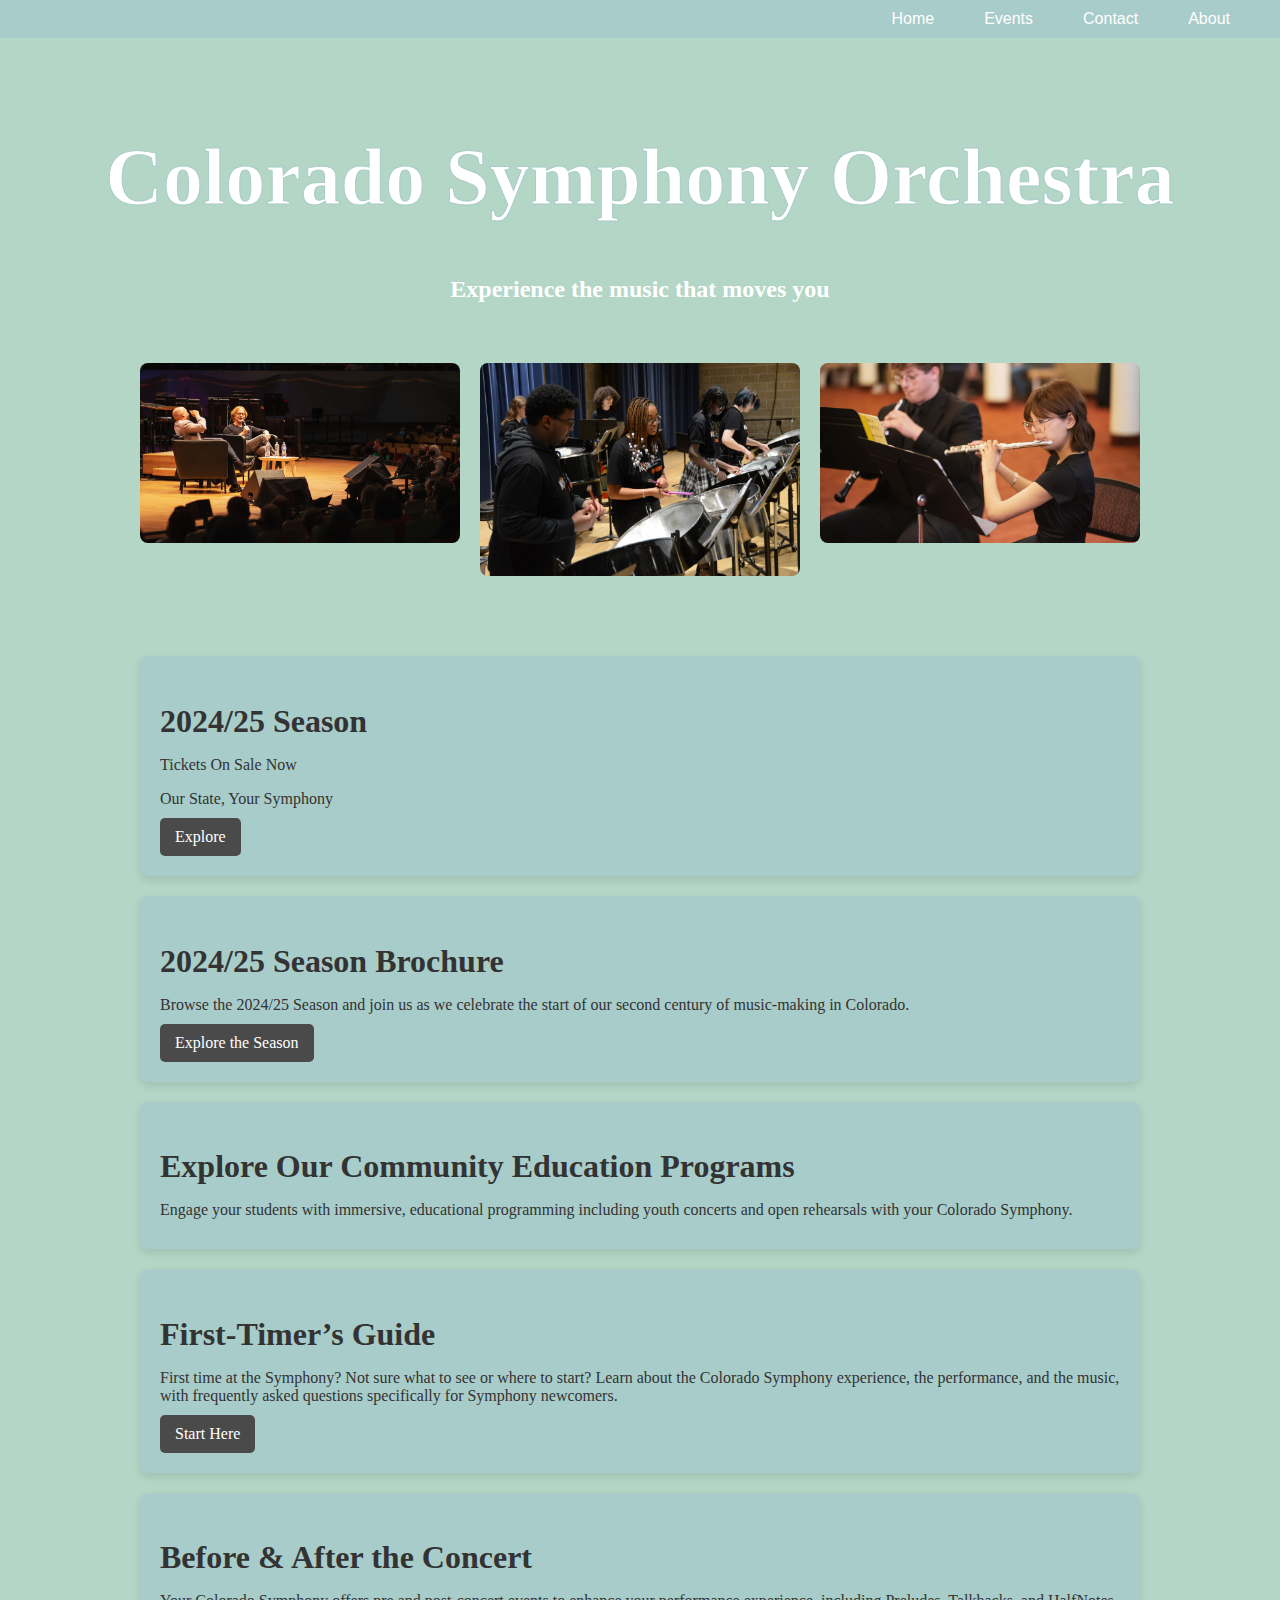
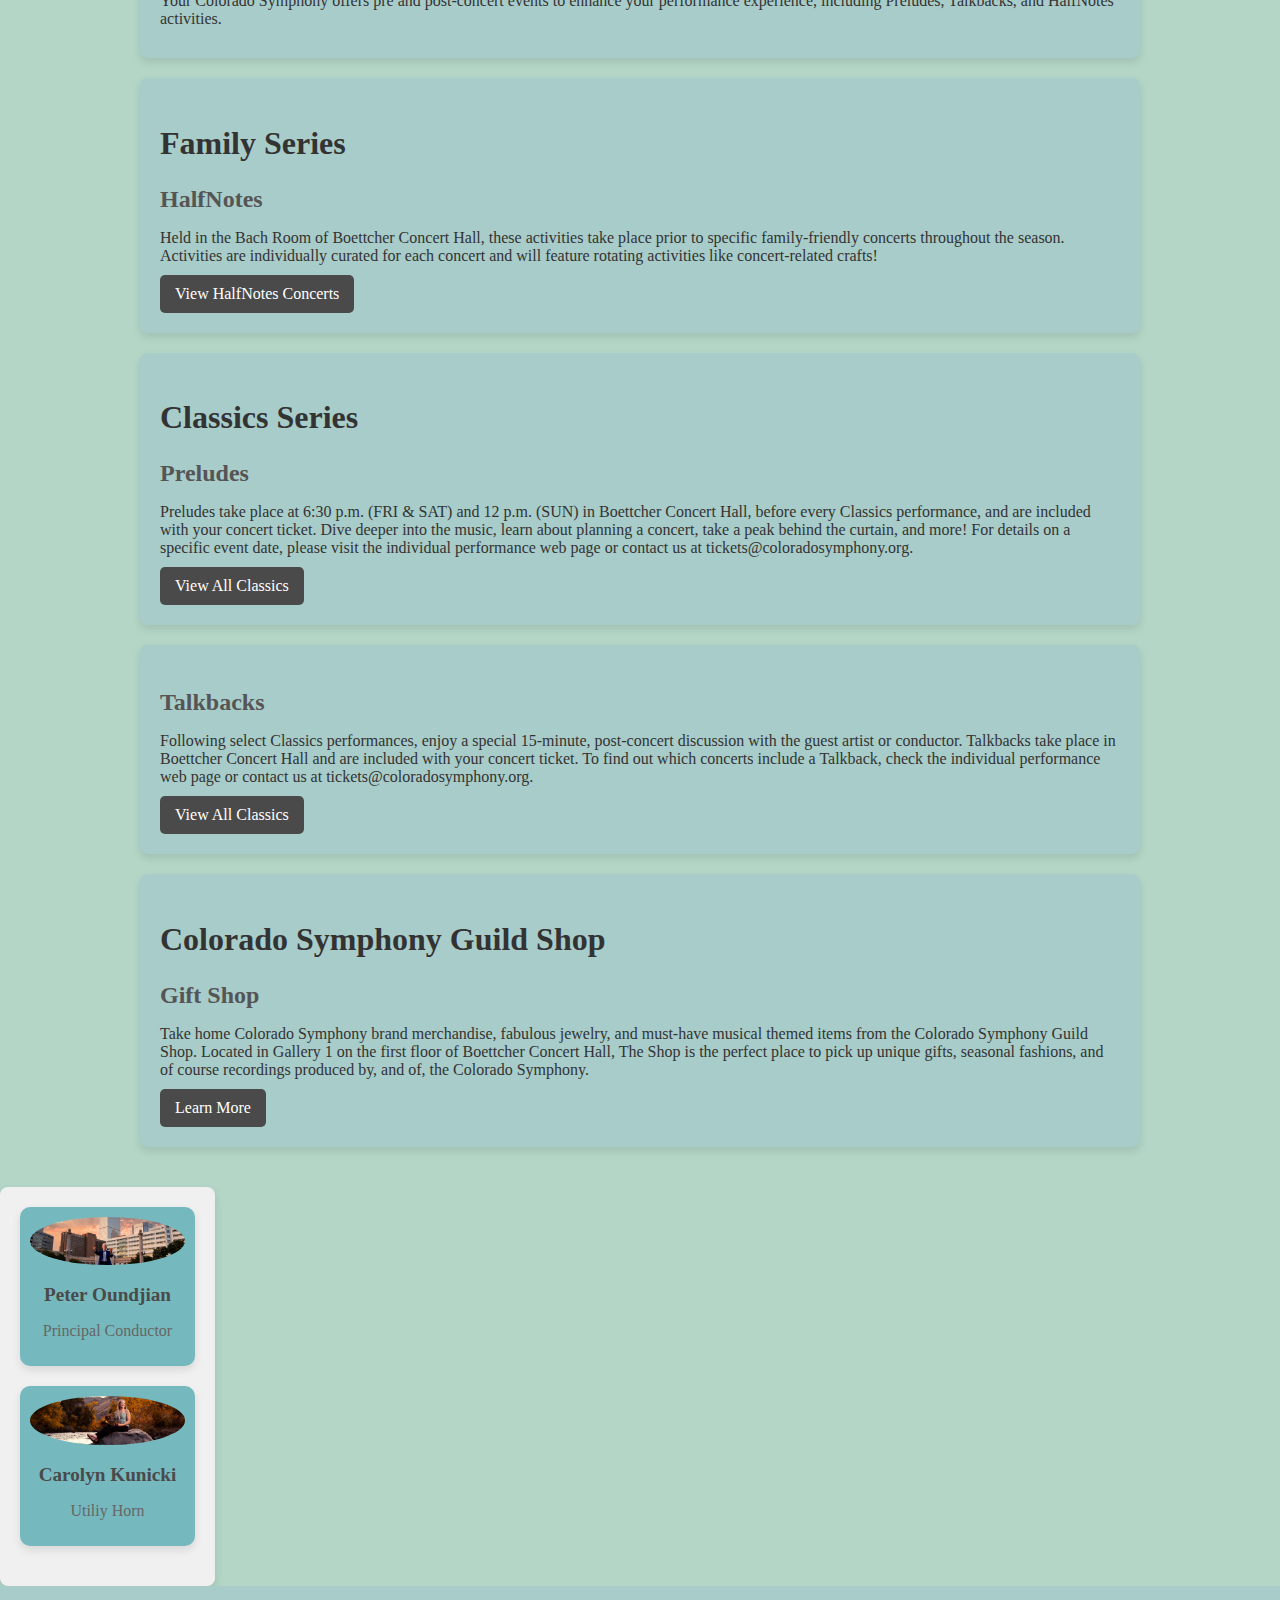
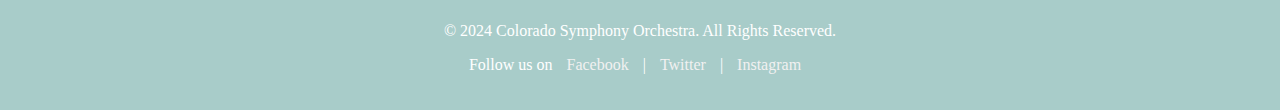
<file: index.html>
<!DOCTYPE html>
<html lang="en">
<head>
     <meta charset="utf-8">
     <title>Colorado Symphony</title>
        <!-- <link rel="stylesheet" href="wk8.css">  -->
     <link rel="stylesheet" href="css/index.css">

     <!-- cahnge font from google font -->
     <link rel="preconnect" href="https://fonts.googleapis.com">
    <link rel="preconnect" href="https://fonts.gstatic.com" crossorigin>
    <link href="https://fonts.googleapis.com/css2?family=Teko:wght@300..700&display=swap" rel="stylesheet">
     
</head>
     <!-- way to put media query in html file -->
     <!-- <link rel="stylesheet" href="wk8_2.css" media="screen and (mid-width:480px)"> -->
<body>

    <nav>
        <ul>
            <li><a href="index.html">Home</a></li>
            <li><a href="viewevents.html">Events</a></li>
            <li><a href="contact.html">Contact</a></li>
            <li><a href="about.html">About</a></li>
        </ul>
    </nav>
  
    
    <!-- <div class="title-container">
        <h1>Colorado Symphony Orchestra</h1>
    </div> -->

    <div class="content-container">
        <!-- Big Title -->
        <div class="title-container">
            <h1>Colorado Symphony Orchestra</h1>
            <h2>Experience the music that moves you</h2>
        </div>

        <!-- Images Grid -->
        <div class="images-container">
            <img src="images\Talkback-945x530-1.jpg" alt="Image 1">
            <img src="images\percussion.jpeg" alt="Image 2">
            <img src="images\Lobby-Performance-945x530-1.jpg" alt="Image 3">
        </div>
    </div>
    
    <div class="landing-content">
        <section class="season-highlights">
            <h2>2024/25 Season</h2>
            <p>Tickets On Sale Now</p>
            <p>Our State, Your Symphony</p>
            <a href="events.html" class="explore-link">Explore</a>
        </section>
    
        <section class="brochure">
            <h2>2024/25 Season Brochure</h2>
            <p>Browse the 2024/25 Season and join us as we celebrate the start of our second century of music-making in Colorado.</p>
            <a href="events.html" class="explore-link">Explore the Season</a>
        </section>
    
        <section class="community-education">
            <h2>Explore Our Community Education Programs</h2>
            <p>Engage your students with immersive, educational programming including youth concerts and open rehearsals with your Colorado Symphony.</p>
        </section>
    
        <section class="first-timers-guide">
            <h2>First-Timer’s Guide</h2>
            <p>First time at the Symphony? Not sure what to see or where to start? Learn about the Colorado Symphony experience, the performance, and the music, with frequently asked questions specifically for Symphony newcomers.</p>
            <a href="contact.html" class="explore-link">Start Here</a>
        </section>
    
        <section class="concert-experience">
            <h2>Before & After the Concert</h2>
            <p>Your Colorado Symphony offers pre and post-concert events to enhance your performance experience, including Preludes, Talkbacks, and HalfNotes activities.</p>
        </section>
    
        <section class="family-series">
            <h2>Family Series</h2>
            <h3>HalfNotes</h3>
            <p>Held in the Bach Room of Boettcher Concert Hall, these activities take place prior to specific family-friendly concerts throughout the season. Activities are individually curated for each concert and will feature rotating activities like concert-related crafts!</p>
            <a href="events.html" class="explore-link">View HalfNotes Concerts</a>
        </section>
    
        <section class="classics-series">
            <h2>Classics Series</h2>
            <h3>Preludes</h3>
            <p>Preludes take place at 6:30 p.m. (FRI & SAT) and 12 p.m. (SUN) in Boettcher Concert Hall, before every Classics performance, and are included with your concert ticket. Dive deeper into the music, learn about planning a concert, take a peak behind the curtain, and more! For details on a specific event date, please visit the individual performance web page or contact us at tickets@coloradosymphony.org.</p>
            <a href="events.html" class="explore-link">View All Classics</a>
        </section>
    
        <section class="talkbacks">
            <h3>Talkbacks</h3>
            <p>Following select Classics performances, enjoy a special 15-minute, post-concert discussion with the guest artist or conductor. Talkbacks take place in Boettcher Concert Hall and are included with your concert ticket. To find out which concerts include a Talkback, check the individual performance web page or contact us at tickets@coloradosymphony.org.</p>
            <a href="events.html" class="explore-link">View All Classics</a>
        </section>
    
        <section class="gift-shop">
            <h2>Colorado Symphony Guild Shop</h2>
            <h3>Gift Shop</h3>
            <p>Take home Colorado Symphony brand merchandise, fabulous jewelry, and must-have musical themed items from the Colorado Symphony Guild Shop. Located in Gallery 1 on the first floor of Boettcher Concert Hall, The Shop is the perfect place to pick up unique gifts, seasonal fashions, and of course recordings produced by, and of, the Colorado Symphony.</p>
            <a href="about.html" class="explore-link">Learn More</a>
        </section>
    </div>
    <div class="main-content">
        <!-- Sidebar with people profiles -->
        <aside class="sidebar">
            <div class="sidebar-content">
                <div class="person-box">
                <img src="images\principal conductor.jpg" alt="Person 1">
                <h3>Peter Oundjian</h3>
                <p>Principal Conductor</p>
                </div>
                <div class="person-box">
                    <img src="images\utility horn.jpg" alt="Person 2">
                    <h3>Carolyn Kunicki</h3>
                    <p>Utiliy Horn</p>
                </div>
                <!-- Add more people as needed -->
            </div>
        </aside>


    
    </section>
    <footer>
        <p>&copy; 2024 Colorado Symphony Orchestra. All Rights Reserved.</p>
        <p>Follow us on 
            <a href="#">Facebook</a> | 
            <a href="#">Twitter</a> | 
            <a href="#">Instagram</a>
        </p>
    </footer>

</body>
</html>
</file>
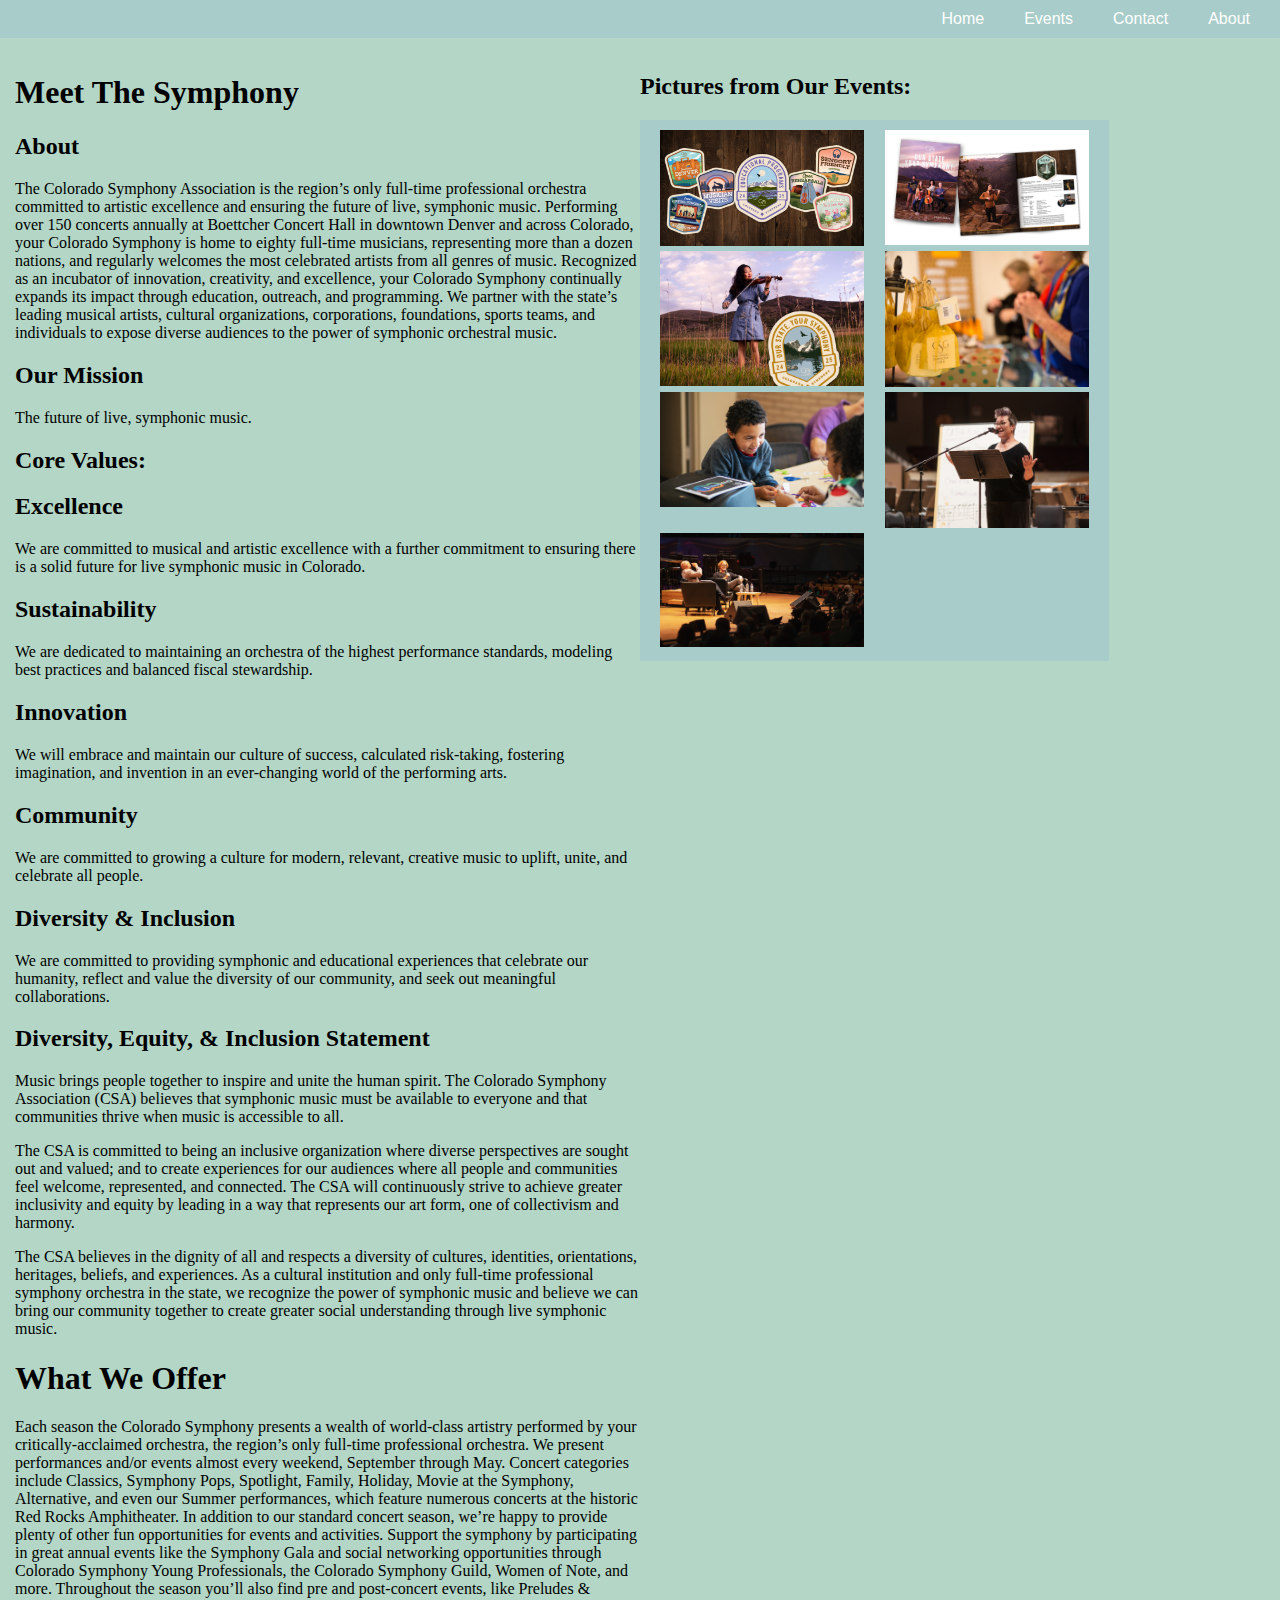
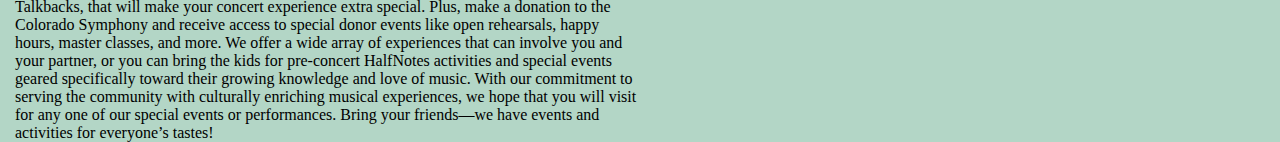
<file: about.html>
<!DOCTYPE html>
<html lang="en-US">
  <head>
    <meta charset="utf-8">
    <meta name="viewport" content="width=device-width, initial-scale=1">
    <title>Layout Task</title>
    <link href="css/about.css" rel="stylesheet" type="text/css">
    <link rel="stylesheet" href="css/index.css">
    <link rel="stylesheet" href="css/about.css">
  </head>


<body>
  <nav>
    <ul>
        <li><a href="index.html">Home</a></li>
        <li><a href="viewevents.html">Events</a></li>
        <li><a href="contact.html">Contact</a></li>
        <li><a href="about.html">About</a></li>
    </ul>
  </nav>
  
  <div class='some-page-wrapper'>
    <div class='row'>
      <div class='column'>
        
        <div class='right-column'>
          <h1>
            Meet The Symphony
          </h1>
          <h2>
            About
          </h2>
          <p>The Colorado Symphony Association is the region’s only full-time professional orchestra committed to artistic excellence and ensuring the future of live, symphonic music. Performing over 150 concerts annually at Boettcher Concert Hall in downtown Denver and across Colorado, your Colorado Symphony is home to eighty full-time musicians, representing more than a dozen nations, and regularly welcomes the most celebrated artists from all genres of music. Recognized as an incubator of innovation, creativity, and excellence, your Colorado Symphony continually expands its impact through education, outreach, and programming. We partner with the state’s leading musical artists, cultural organizations, corporations, foundations, sports teams, and individuals to expose diverse audiences to the power of symphonic orchestral music.</p>

          <h2>
            Our Mission
          </h2>
          <p>The future of live, symphonic music.</p>
          <h2> Core Values: </h2>
          <h2> Excellence</h2>
          <p>We are committed to musical and artistic excellence with a further commitment to ensuring there is a solid future for live symphonic music in Colorado.</p>
        
          <h2> Sustainability </h2>
          <p>We are dedicated to maintaining an orchestra of the highest performance standards, modeling best practices and balanced fiscal stewardship.</p>

          <h2> Innovation </h2>
          <p>We will embrace and maintain our culture of success, calculated risk-taking, fostering imagination, and invention in an ever-changing world of the performing arts.</p>

          <h2> Community </h2>
          <p>We are committed to growing a culture for modern, relevant, creative music to uplift, unite, and celebrate all people.</p>

          <h2> Diversity & Inclusion </h2>
          <p>We are committed to providing symphonic and educational experiences that celebrate our humanity, reflect and value the diversity of our community, and seek out meaningful collaborations.</p>

          <h2> Diversity, Equity, & Inclusion Statement</h2>
          <p>Music brings people together to inspire and unite the human spirit. The Colorado Symphony Association (CSA) believes that symphonic music must be available to everyone and that communities thrive when music is accessible to all.</p>
          <p>The CSA is committed to being an inclusive organization where diverse perspectives are sought out and valued; and to create experiences for our audiences where all people and communities feel welcome, represented, and connected. The CSA will continuously strive to achieve greater inclusivity and equity by leading in a way that represents our art form, one of collectivism and harmony.</p>
          <p>The CSA believes in the dignity of all and respects a diversity of cultures, identities, orientations, heritages, beliefs, and experiences. As a cultural institution and only full-time professional symphony orchestra in the state, we recognize the power of symphonic music and believe we can bring our community together to create greater social understanding through live symphonic music.</p>

          <h1> What We Offer </h1>
          <p>Each season the Colorado Symphony presents a wealth of world-class artistry performed by your critically-acclaimed orchestra, the region’s only full-time professional orchestra. We present performances and/or events almost every weekend, September through May. Concert categories include Classics, Symphony Pops, Spotlight,  Family, Holiday,  Movie at the Symphony, Alternative, and even our Summer performances, which feature numerous concerts at the historic Red Rocks Amphitheater.

            In addition to our standard concert season, we’re happy to provide plenty of other fun opportunities for events and activities. Support the symphony by participating in great annual events like the Symphony Gala and social networking opportunities through Colorado Symphony Young Professionals, the Colorado Symphony Guild, Women of Note, and more. Throughout the season you’ll also find pre and post-concert events, like Preludes & Talkbacks, that will make your concert experience extra special. Plus, make a donation to the Colorado Symphony and receive access to special donor events like open rehearsals, happy hours, master classes, and more.
            
            We offer a wide array of experiences that can involve you and your partner, or you can bring the kids for pre-concert HalfNotes activities and special events geared specifically toward their growing knowledge and love of music. With our commitment to serving the community with culturally enriching musical experiences, we hope that you will visit for any one of our special events or performances. Bring your friends—we have events and activities for everyone’s tastes!</p>

    
        </div>
      </div>
      <div class='column'>
        <div class='left-column'>
          <h2>
            Pictures from Our Events:
          </h2>
          <ul class="photos">
            <li>
              <img src="images/Educational-Programs-2024-700x400-1.jpg" alt="placeholder">
            </li>
            <li>
              <img src="images/FY25-Brochure-Layout-770x435.jpg" alt="placeholder">
            </li>
            <li>
              <img src="images/FY25-Yumi-Season-Patch-1160x768-1.jpg" alt="placeholder">
            </li>
            <li>
              <img src="images/Guild-Shop.jpg" alt="placeholder">
            </li>
            <li>
              <img src="images/Halfnotes-945x530-2.jpg" alt="placeholder">
            </li>
            <li>
              <img src="images/Prelude-900x600-2.jpg" alt="placeholder">
            </li>
            <li>
              <img src="images/Talkback-945x530-1.jpg" alt="placeholder">
            </li>
          </ul>
        </div>
      </div>
    </div>
  </div>

</body>

</html>
</file>
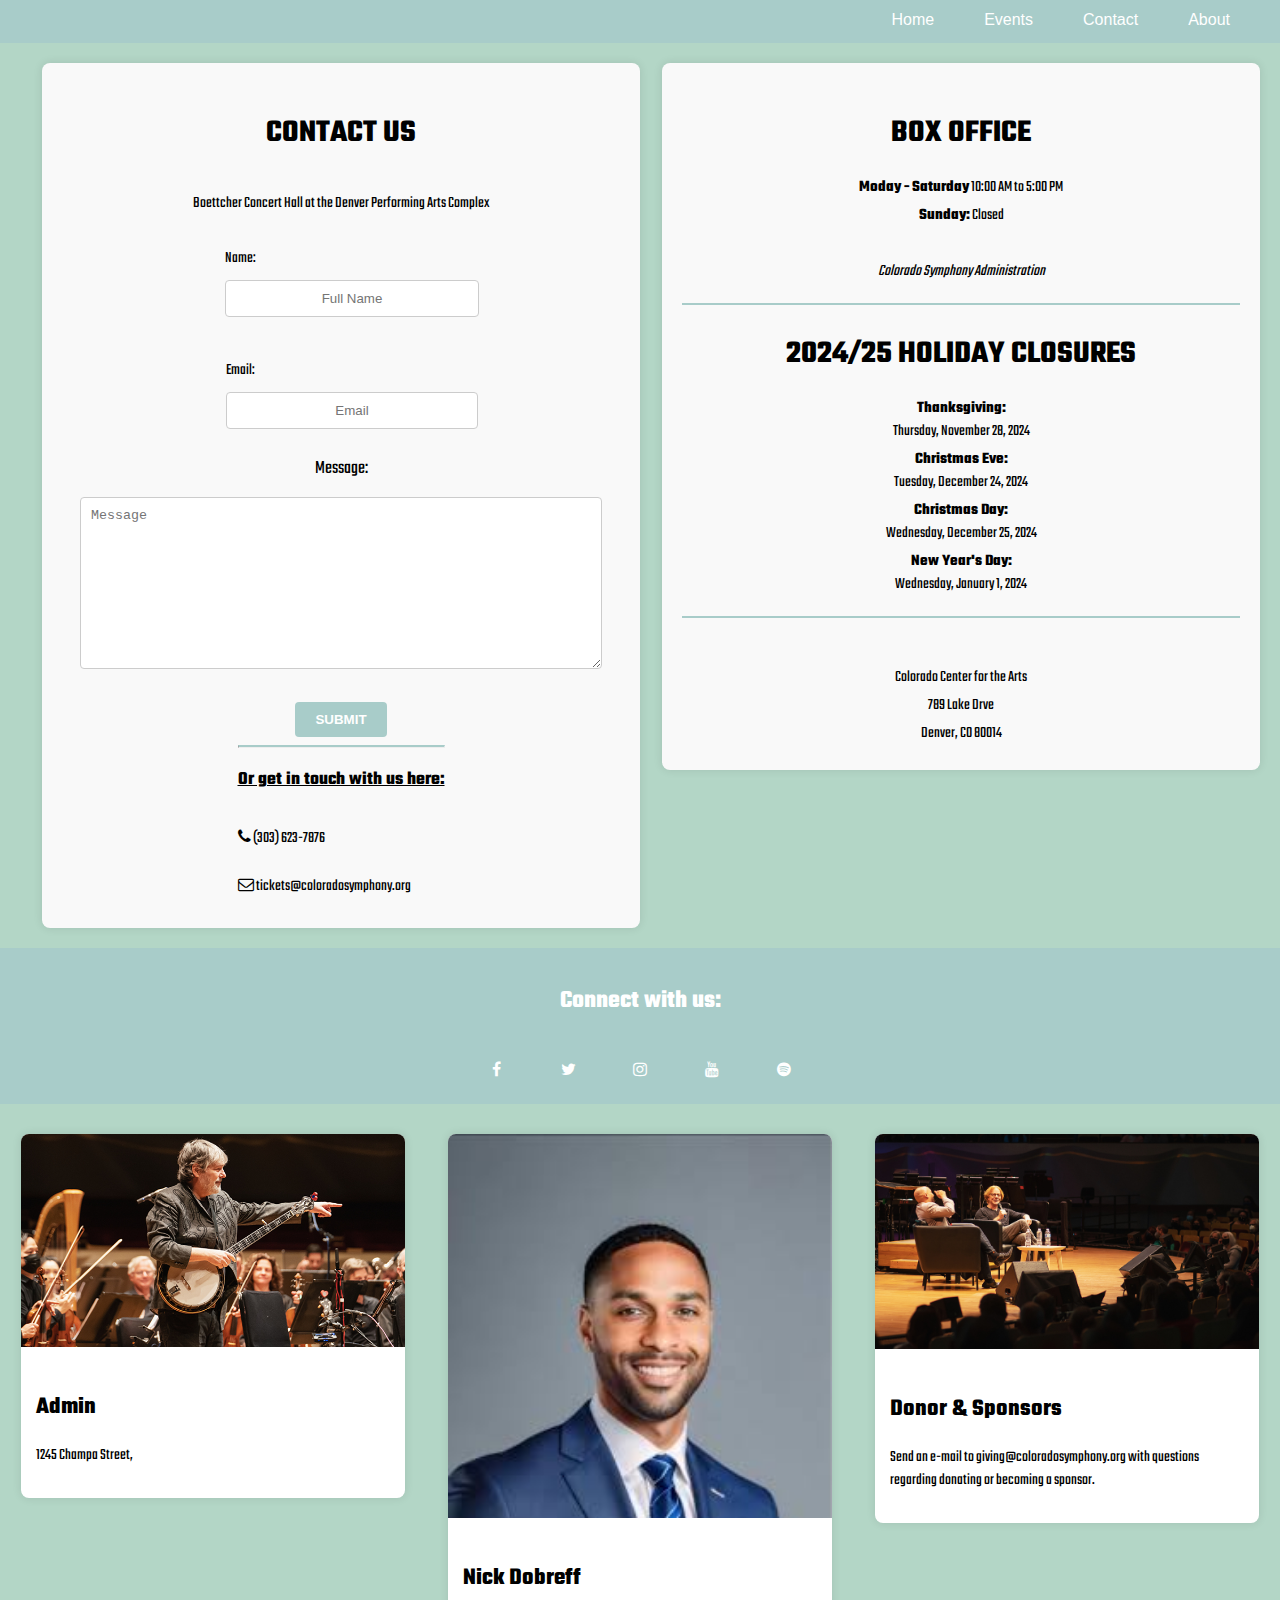
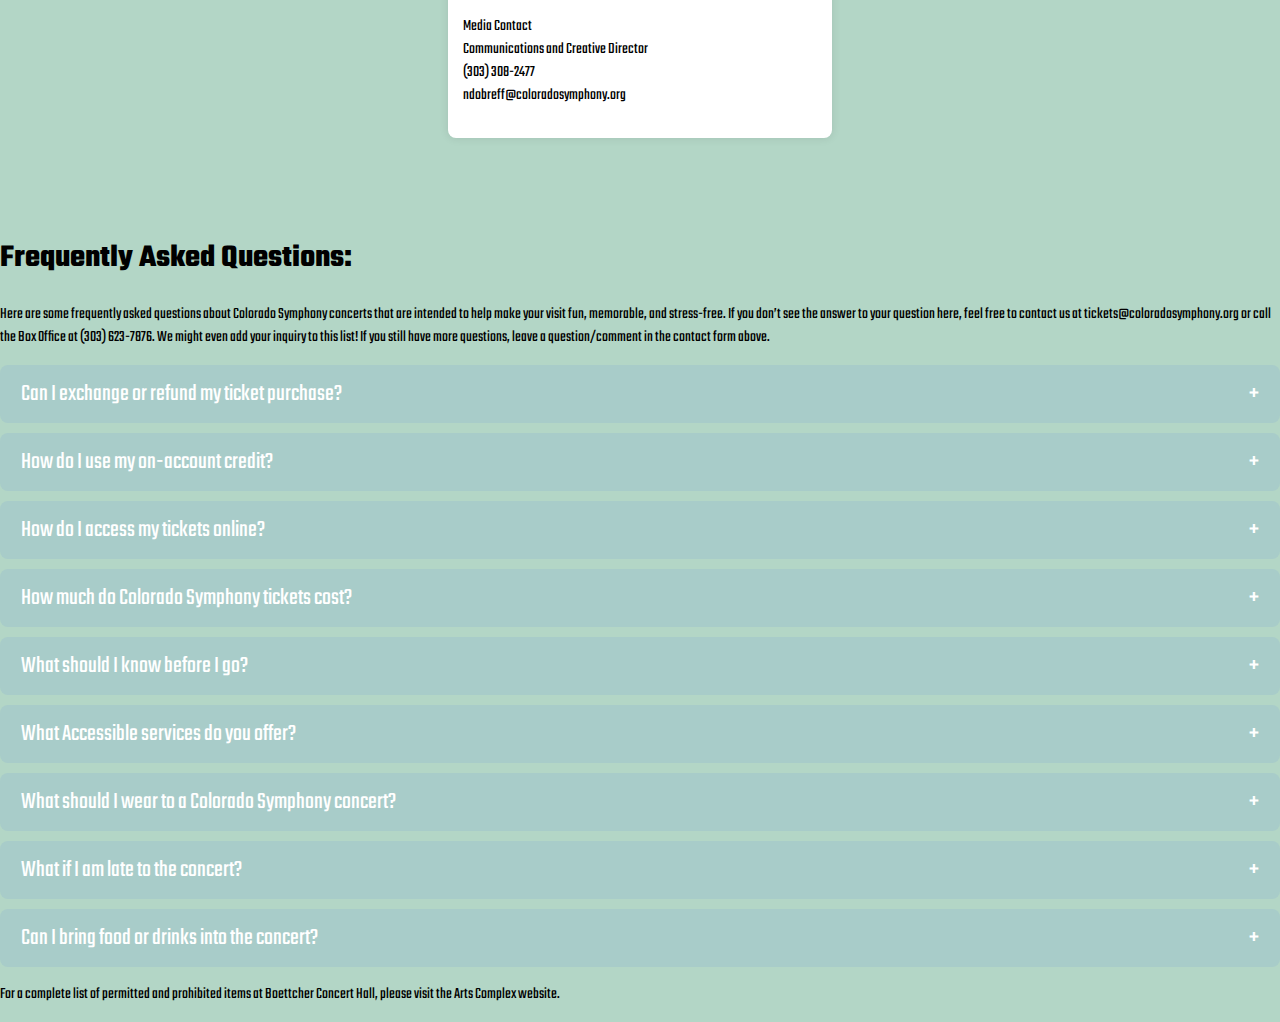
<file: contact.html>
<!DOCTYPE html>
<html lang="en">
<head>
     <meta charset="utf-8">
     <title>Contact Page</title>
        <!-- <link rel="stylesheet" href="wk8.css">  -->
     <link rel="stylesheet" href="css/index.css">
     <link rel="stylesheet" href="css/contact.css">

     <!-- cahnge font from google font -->
     <link rel="preconnect" href="https://fonts.googleapis.com">
     <link rel="preconnect" href="https://fonts.gstatic.com" crossorigin>
     <link href="https://fonts.googleapis.com/css2?family=Teko:wght@300..700&display=swap" rel="stylesheet"> 

    <meta name="viewport" content="width=device-width, initial-scale=1">
    <link rel="stylesheet" href="https://cdnjs.cloudflare.com/ajax/libs/font-awesome/4.7.0/css/font-awesome.min.css">

    <!-- social media icons -->
    <link rel="stylesheet" href="https://cdnjs.cloudflare.com/ajax/libs/font-awesome/4.7.0/css/font-awesome.min.css">
</head>
    
<body>
    <nav>
        <ul>
            <li><a href="index.html">Home</a></li>
            <li><a href="viewevents.html">Events</a></li>
            <li><a href="contact.html">Contact</a></li>
            <li><a href="about.html">About</a></li>
        </ul>
    </nav>
            
   
    <!-- ticket office and contact form side by side -->
    <div class="contact-ticket-section">
      <form class="form">
          <h2>CONTACT US</h2>
          <p>Boettcher Concert Hall at the Denver Performing Arts Complex</p>
          <p>Name: <input type="name" placeholder="Full Name"></p>
          <p>Email: <input type="email" placeholder="Email"></p>
          <label for="message">Message:</label>
          <textarea id="message" name="message" placeholder="Message"></textarea>
          <br>
          <button type="submit"><b>SUBMIT</b></button>
          <div>
            <hr>
              <h3><u>Or get in touch with us here:</u></h3>
              <p class="fa fa-phone"></p> (303) 623-7876
              <br>
              <p class="fa fa-envelope-o"></p> tickets@coloradosymphony.org
          </div>
      </form>
  
      <form class="tickets">
          <h2>BOX OFFICE</h2>
          
          <p><b>Moday - Saturday</b> 10:00 AM to 5:00 PM</p>
          <p><b>Sunday:</b> Closed</p>
          <br>         
          <p><em>Colorado Symphony Administration</em></p>
          <hr>
          <h2>2024/25 HOLIDAY CLOSURES</h2>
          <p><b>Thanksgiving: </b> <br>Thursday, November 28, 2024 </p>
          <p><b>Christmas Eve: </b> <br>Tuesday, December 24, 2024 </p>
          <p><b>Christmas Day: </b> <br>Wednesday, December 25, 2024 </p>
          <p><b>New Year's Day: </b><br> Wednesday, January 1, 2024 </p>
          <hr>
          <br>
          <p>Colorado Center for the Arts</p>
          <p>789 Lake Drve</p>
          <p>Denver, CO 80014</p>
          
          <!-- <p><b></b></p> -->
          
          <!-- <p>Media Contact</p>
          <p><em>Evening concert days</em></p>
          <p>Nick Dobreff, Communications and Creative Director</p>
          <p><b>Sunday</b></p>
          <p>12:00 PM to 5:00 PM</p> -->
      </form>

      <!-- subscribe box -->
      <!-- <div class="subscribe-box">
        <h2><b>Subscribe</b></h2>
        <p>Sign up for our newsletter to receive news and updates.</p>
        <input type="email-subscribe" placeholder="Enter your email">
        <button type="submit">Subscribe</button>
      </div> -->

  </div>
  

  
    <!-- footer stuff -->
      <div class="footer-bar">
        <div class="footer-content">
          <p><b>Connect with us:</b></p>
          <div class="social-icons">
            <a href="#" class="fa fa-facebook"></a>
            <a href="#" class="fa fa-twitter"></a>
            <a href="#" class="fa fa-instagram"></a>
            <a href="#" class="fa fa-youtube"></a>
            <a href="#" class="fa fa-spotify"></a>
          </div>
        </div>
      </div>
        
    
      
      
     <div class="row">
        <div class="column">
            <div class="card">
                <img src="images/Bela-Fleck-Boettcher-720x400-1.jpg" alt="admin" style="width:100%">
                <div class="container">
                    <h2>Admin <Address></Address></h2>
                    
                    <p>1245 Champa Street,</p>
                </div>
            </div>
        </div>
    
        <div class="column">
            <div class="card">
                <img src="images/nick.jpeg" alt="Media Contact" style="width:100%">
                <div class="container">
                    <h2>Nick Dobreff</h2>
                    <p> Media Contact
                        <br> 
                        Communications and Creative Director
                        <br>
                        (303) 308-2477
                        <br>
                        ndobreff@coloradosymphony.org</p>
                </div>
            </div>
        </div>
    
        <div class="column">
            <div class="card">
                <img src="images/Talkback-945x530-1.jpg" alt="donor_sponsors" style="width:100%">
                <div class="container">
                    <h2>Donor & Sponsors</h2>
                    <p>Send an e-mail to giving@coloradosymphony.org with questions regarding donating or becoming a sponsor.
                    </p>
                </div>
            </div>
        </div>
    </div>
   <br>
   <br>

     <!-- FAQ-stuff -->
     <!-- <div class="FAQ">
        <div class="footer-content">
          <p><b>FAQs:</b></p>
        </div>
      </div> -->
      <div class="faq_container">
        <h1>Frequently Asked Questions:</h1>
        <p>Here are some frequently asked questions about Colorado Symphony concerts 
        that are intended to help make your visit fun, memorable, and stress-free. 
        If you don’t see the answer to your question here, feel free to contact us at 
        tickets@coloradosymphony.org or call the Box Office at (303) 623-7876. We might even add your inquiry to this list!
        If you still have more questions, leave a question/comment in the contact form above.</p>
        <details>
        <summary>Can I exchange or refund my ticket purchase?</summary>
        <div>
            Refunds and Exchanges:
            All sales are final. No refunds. Verify all information (title, date, time, seat selection, etc.) before purchasing tickets. Please Note: All ticket exchange requests must be made at least 24 hours before your scheduled performance. Requests made inside of 24 hours before or anytime after your scheduled performance will not be eligible for on-account credit, exchange, or refund.
        
            Subscribers may exchange tickets free of charge — one of the many subscriber benefits! Single-ticket holders may exchange for an additional fee ($5 per ticket). You may exchange tickets online, in person, or by phone for another performance within the same season, or receive on-account credit*. There is an additional cost if seating upgrades apply, and all exchange requests are subject to availability. You may also donate your tickets back to the Colorado Symphony and receive a donation receipt.
        
            *PLEASE NOTE: All on-account credit from the 2024/25 Season must be used during the 2024/25 Season, ending with season finale of Tchaikovsky Violin Concerto on May 30 – June 1, 2025. All unused on-account credit will be converted into a tax-deductible donation to the Colorado Symphony at the completion of the 2024/25 Season.
        
            
        </div>

        
      </details>
      <details>
        <summary>How do I use my on-account credit?</summary>
        <div>
            On-Account Credit:
            If you received on-account credit for a ticket return or exchange, you may use this credit through the conclusion of the concert season in which it was given. Credit from the 2024/25 Season may only be used for concerts at Boettcher Concert Hall through June 1, 2025. After this date, all unused on-account credit will be converted into a tax-deductible donation to the Colorado Symphony.

            To use your credit towards a purchase, please contact the Box Office at (303) 623-7876. On-account credit cannot be used for online purchases.


        </div>

        
      </details>

      <details>
        <summary>How do I access my tickets online? </summary>
        <div>
            Colorado Symphony tickets are now available within the My Upcoming Events section of your Account at coloradosymphony.org. Step-by-step instructions on how to access these tickets is below.


        </div>

        
      </details>

      <details>
        <summary>How much do Colorado Symphony tickets cost?  </summary>
        <div>
            Standard Ticketing:
            Prices vary based on the concert. The base ticket prices for most concerts are $15, $38, $68, $88, and $110. Family concerts are $10 for children and $27 for adults. Pricing for select Spotlight concerts are typically higher in price and vary by performance. Service fees and seat tax apply to all ticket purchases.
        
            Ticket prices may increase, based on demand, as the concert date approaches. By purchasing early, you will get the best price and the best seat selection.
        
        
            Discounted Ticketing:
            There are several ways to save money on ticket prices, and the quickest and easiest way is to sign up for eNotes — the Colorado Symphony weekly newsletter which gives you first access to what’s going on at the Symphony, including featured events and special discounts and promotions. Additionally, save on ticket prices by becoming a subscriber, or bring a group and receive a group discount. We also offer ticket discounts for children, students, teachers, and military personnel.
        

        </div> 
      </details>

      <details>
        <summary>What should I know before I go?  </summary>
        <div>
            Patrons are strongly encouraged to arrive early to factor in downtown traffic, parking, security, and getting to your seats before the performance begins. Be sure to check your email prior to heading to the venue, you will receive a reminder email containing important information related to your show several days before the performance.


        </div> 
      </details>

      <details>
        <summary>What Accessible services do you offer?  </summary>
        <div>
            Your Colorado Symphony is committed to providing an accessible, enjoyable concert experience for all.


        </div> 
      </details>

      <details>
        <summary>What should I wear to a Colorado Symphony concert?   </summary>
        <div>
            Contrary to what many people think, formal attire like tuxedos and evening gowns are not required. They aren’t even the norm! Most concert-goers wear business or cocktail attire, but you’ll see everything from jeans and t-shirts to suits and ties. The name of the game is comfort.

            First and foremost, we want you to enjoy the music!

        </div> 
      </details>

      <details>
        <summary> What if I am late to the concert?    </summary>
        <div>
            For the comfort and enjoyment of our musicians and patrons, late seating is at the discretion of the House Manager and takes place during pauses in the program. The ushers will let you know when you may enter the hall. They may seat you in an area other than your ticketed seat so as to not disturb other patrons, and you may take your ticketed seat during intermission.


        </div> 
      </details>

      <details>
        <summary>     Can I bring food or drinks into the concert? </summary>
        <div>
             You are welcome to bring drinks purchased at one of the bars into all concerts. Food is not allowed in the Hall, including food purchased in the Lobby. Please be courteous to your fellow concertgoers while consuming your beverages so as not to disrupt the concert.


        </div> 
      </details>
      <p>    For a complete list of permitted and prohibited items at Boettcher Concert Hall, please visit the Arts Complex website.</p>
      </div>
    
     

</body>
</html>
</file>
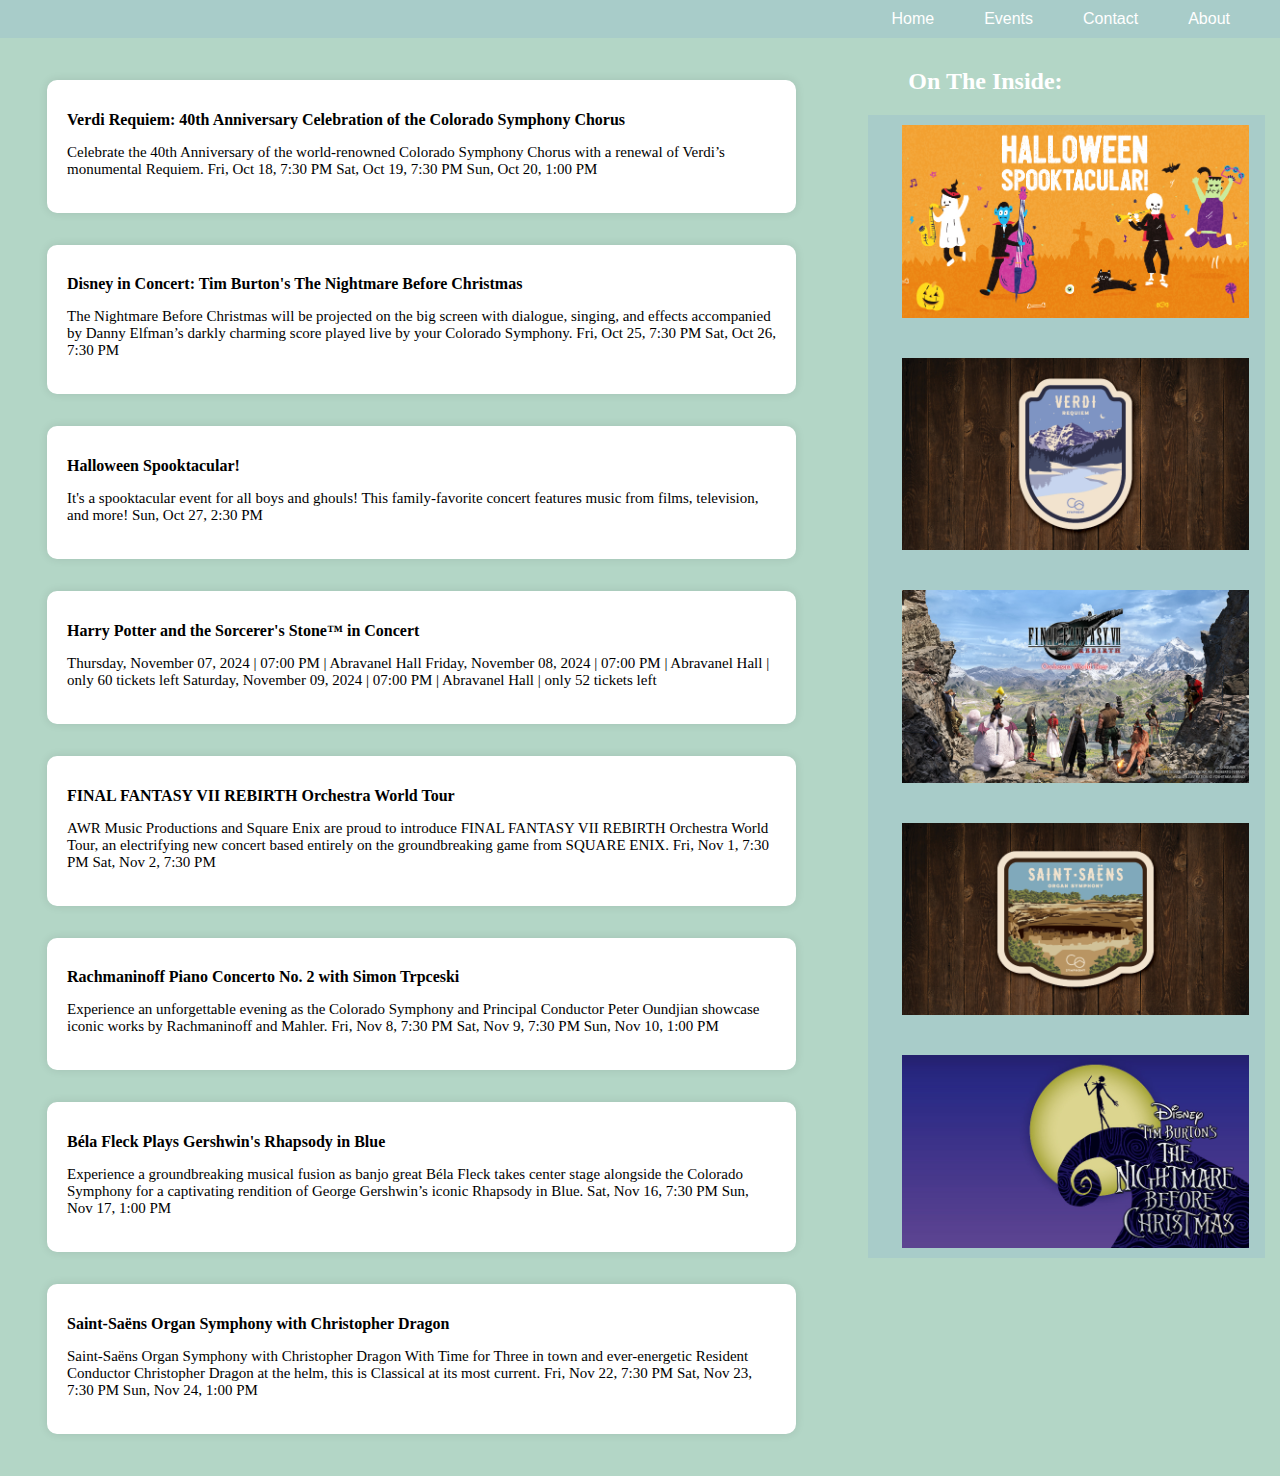
<file: events.html>
<!DOCTYPE html>
<html lang="en">
    <head>
        <meta charset="utf-8">
     <title>Events</title>
        <!-- <link rel="stylesheet" href="wk8.css">  -->
     <link rel="stylesheet" href="css/events.css">
     <link rel="preconnect" href="https://fonts.googleapis.com">
     <link rel="preconnect" href="https://fonts.gstatic.com" crossorigin>
     <link href="https://fonts.googleapis.com/css2?family=Teko:wght@300..700&display=swap" rel="stylesheet"> 
    </head>

    <body>
        <nav>
            <ul>
                <li><a href="index.html">Home</a></li>
                <li><a href="viewevents.html">Events</a></li>
                <li><a href="contact.html">Contact</a></li>
                <li><a href="about.html">About</a></li>
            </ul>
        </nav>
    <main class="grid">
        <article>
            <div class="about">
                <h1>
                    Verdi Requiem: 40th Anniversary Celebration of the Colorado Symphony Chorus
                </h1>
                <p>
                    Celebrate the 40th Anniversary of the world-renowned Colorado Symphony Chorus with a renewal of Verdi’s monumental Requiem.
                    Fri, Oct 18, 7:30 PM
                     
                    Sat, Oct 19, 7:30 PM
                     
                    Sun, Oct 20, 1:00 PM
                    </p>
            </div>
            <div class="about">
                <h1>
                    Disney in Concert: Tim Burton's The Nightmare Before Christmas
                </h1>
                <p>
                    The Nightmare Before Christmas will be projected on the big screen with dialogue, singing, and effects accompanied by Danny Elfman’s darkly charming score played live by your Colorado Symphony.
                    Fri, Oct 25, 7:30 PM
                     
                    Sat, Oct 26, 7:30 PM</p>
            </div>
            <div class="about">
                <h1>
                    Halloween Spooktacular!
                </h1>
                <p>
                    It's a spooktacular event for all boys and ghouls! This family-favorite concert features music from films, television, and more!
                    Sun, Oct 27, 2:30 PM</p>
            </div>
            <div class="about">
                <h1>
                    Harry Potter and the Sorcerer's Stone™ in Concert
                </h1>
                <p>Thursday, November 07, 2024 | 07:00 PM | Abravanel Hall
                    Friday, November 08, 2024 | 07:00 PM | Abravanel Hall | only 60 tickets left
                    Saturday, November 09, 2024 | 07:00 PM | Abravanel Hall | only 52 tickets left</p>
            </div>
            <div class="about">
                <h1>
                    FINAL FANTASY VII REBIRTH Orchestra World Tour
                </h1>
                <p>
                    AWR Music Productions and Square Enix are proud to introduce FINAL FANTASY VII REBIRTH Orchestra World Tour, an electrifying new concert based entirely on the groundbreaking game from SQUARE ENIX.
                    
                    Fri, Nov 1, 7:30 PM
                     
                    Sat, Nov 2, 7:30 PM</p>
                </div>
             <div class="about">
                <h1>
                    Rachmaninoff Piano Concerto No. 2 with Simon Trpceski
                </h1>
                <p>
                    Experience an unforgettable evening as the Colorado Symphony and Principal Conductor Peter Oundjian showcase iconic works by Rachmaninoff and Mahler.
                    Fri, Nov 8, 7:30 PM
                    
                    Sat, Nov 9, 7:30 PM
                    
                    Sun, Nov 10, 1:00 PM
                </p>
            </div>
             <div class="about">
                <h1>
                    Béla Fleck Plays Gershwin's Rhapsody in Blue
                </h1>
                <p>
                    Experience a groundbreaking musical fusion as banjo great Béla Fleck takes center stage alongside the Colorado Symphony for a captivating rendition of George Gershwin’s iconic Rhapsody in Blue.
                    Sat, Nov 16, 7:30 PM
                     
                    Sun, Nov 17, 1:00 PM</p>
            </div>
            <div class="about">
                <h1>Saint-Saëns Organ Symphony with Christopher Dragon</h1>
                <p>Saint-Saëns Organ Symphony with Christopher Dragon
                With Time for Three in town and ever-energetic Resident Conductor Christopher Dragon at the helm, this is Classical at its most current.
                Fri, Nov 22, 7:30 PM
                 
                Sat, Nov 23, 7:30 PM
                 
                Sun, Nov 24, 1:00 PM</p>
            </div>
        </article>
            <aside>
            <h2 class="inside">
               On The Inside:
            </h2>
            <ul class="photos">
                <li>
                <img src="images/2425-halloween-spook-720-400.jpg" alt="placeholder">
                </li>
                <li>
                <img src="images/Verdi-Requiem-720x400-1.jpg" alt="placeholder">
                </li>
                 <li>
                <img src="images/FINAL-FANTASY-VII-REBIRTH-Orchestra-World-Tour-720x400-1.jpg" alt="placeholder">
                </li>
                <li>
                <img src="images/Saint-Saens-720x400-1.jpg" alt="placeholder">
                </li>
                <li>
                <img src="images/Nightmare-Before-Christmas-in-Concert-720x400-1.jpg" alt="placeholder">
                </li>
            </ul>
        </aside>
        </main>
    </body>
</html>
</file>
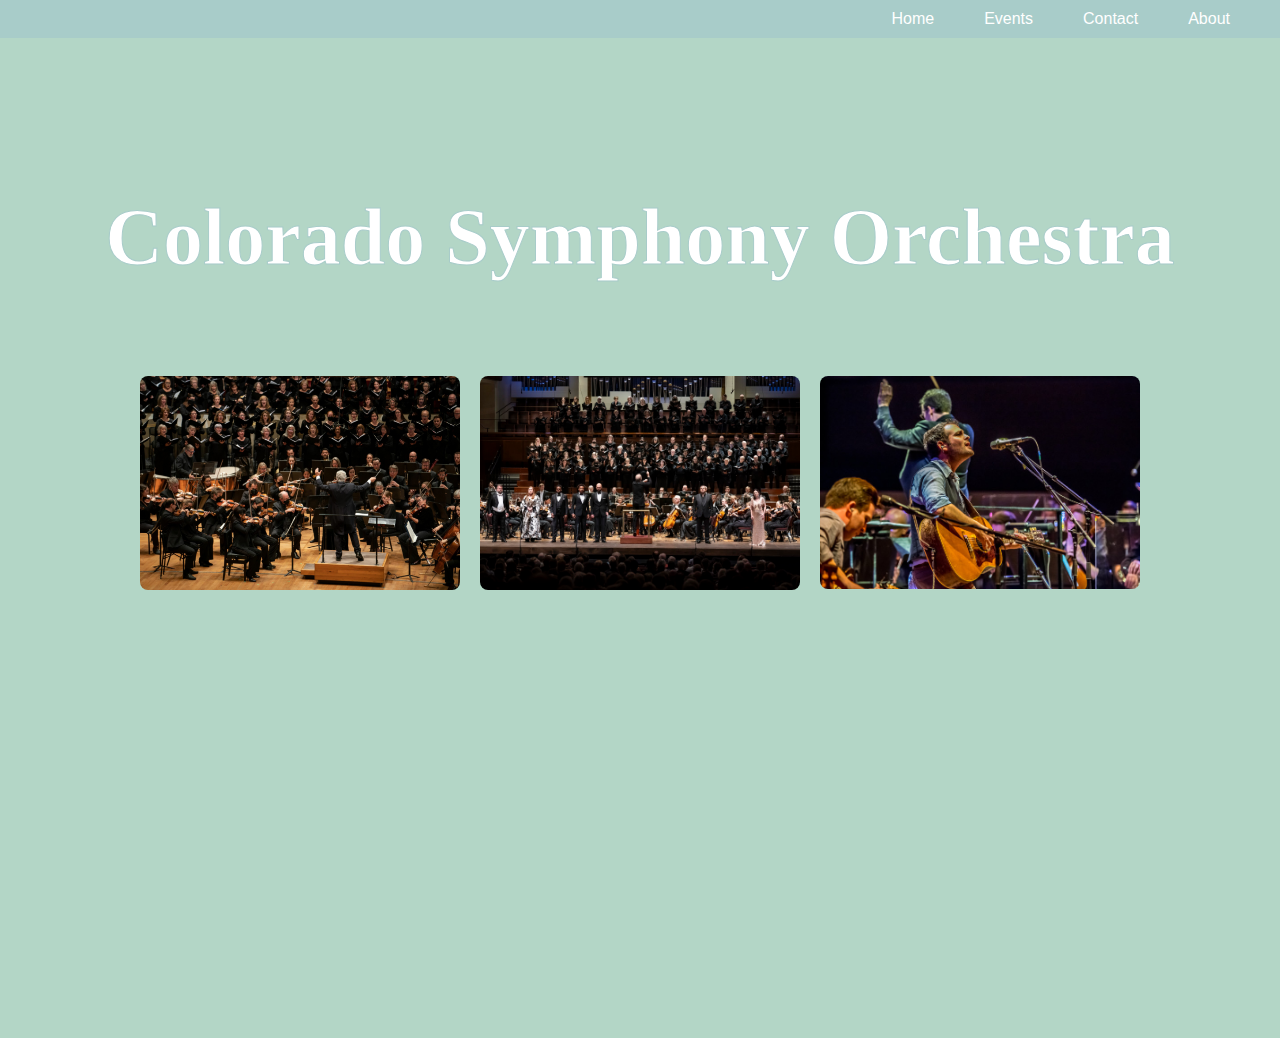
<file: project1.html>
<!DOCTYPE html>
<html lang="en">
<head>
     <meta charset="utf-8">
     <title>Colorado Symphony</title>
        <!-- <link rel="stylesheet" href="wk8.css">  -->
     <link rel="stylesheet" href="project1.css">

     <!-- cahnge font from google font -->
     <link rel="preconnect" href="https://fonts.googleapis.com">
    <link rel="preconnect" href="https://fonts.gstatic.com" crossorigin>
    <link href="https://fonts.googleapis.com/css2?family=Teko:wght@300..700&display=swap" rel="stylesheet">
     
</head>
     <!-- way to put media query in html file -->
     <!-- <link rel="stylesheet" href="wk8_2.css" media="screen and (mid-width:480px)"> -->
<body>

    <nav>
        <ul>
            <li><a href="project1.html">Home</a></li>
            <li><a href="events.html">Events</a></li>
            <li><a href="contact.html">Contact</a></li>
            <li><a href="About.html">About</a></li>
        </ul>
    </nav>
    
    
    <!-- <div class="title-container">
        <h1>Colorado Symphony Orchestra</h1>
    </div> -->

    <div class="content-container">
        <!-- Big Title -->
        <div class="title-container">
            <h1>Colorado Symphony Orchestra</h1>
        </div>

        <!-- Images Grid -->
        <div class="images-container">
            <img src="/images/homeImage.jpeg" alt="Image 1">
            <img src="/images/homeImage2.jpeg" alt="Image 2">
            <img src="/images/homeImage3.jpeg" alt="Image 3">
        </div>
    </div>


</body>
</html>
</file>
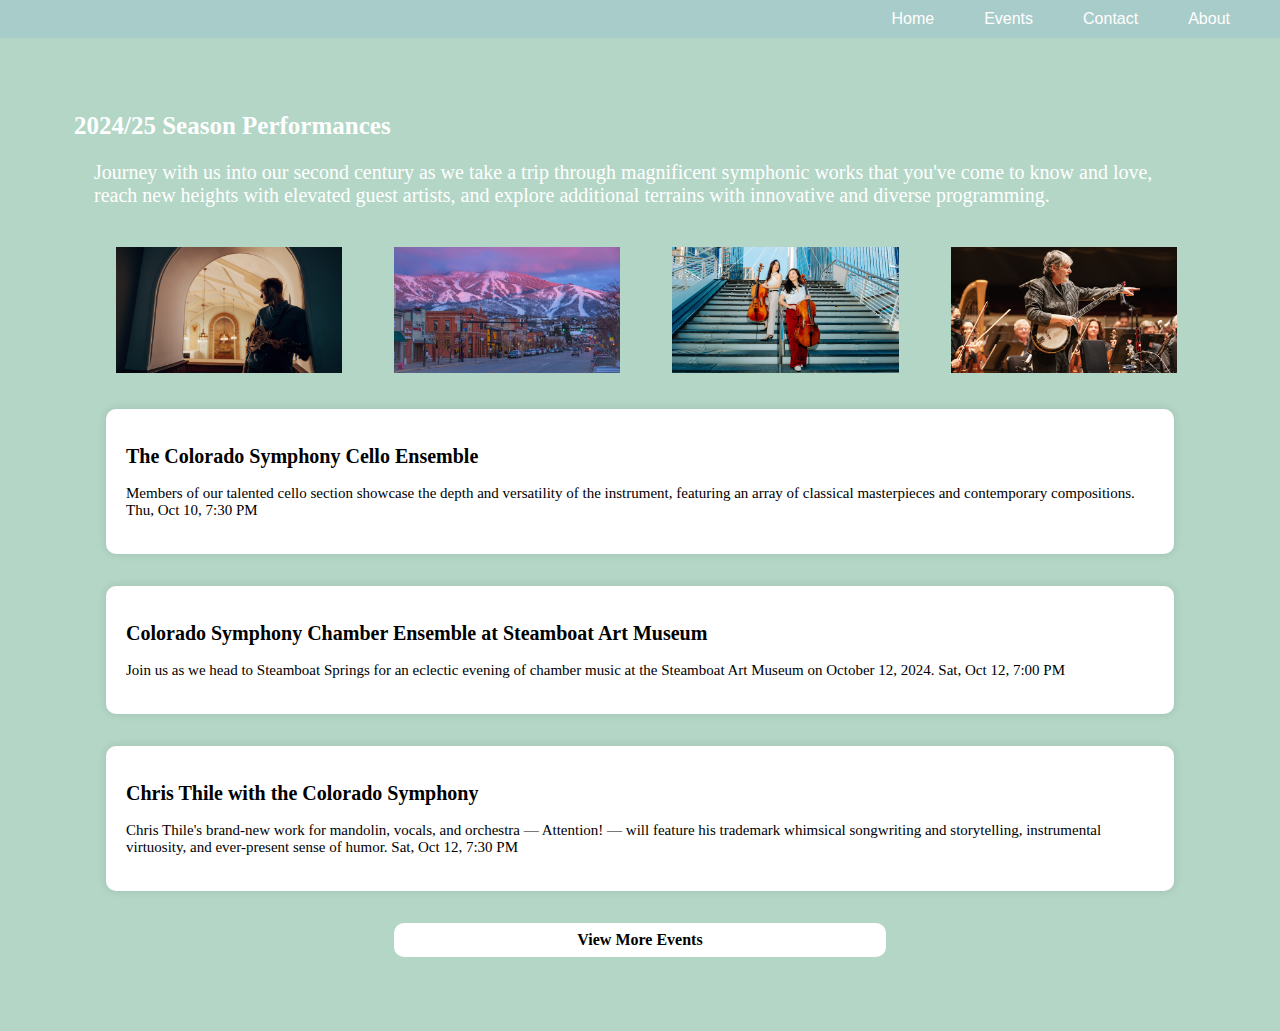
<file: viewevents.html>
<!DOCTYPE html>
<html lang="en">
    <head>
        <meta charset="utf-8">
     <title>Events</title>
        <!-- <link rel="stylesheet" href="wk8.css">  -->
     <link rel="stylesheet" href="css/events.css">
     <link rel="preconnect" href="https://fonts.googleapis.com">
     <link rel="preconnect" href="https://fonts.gstatic.com" crossorigin>
     <link href="https://fonts.googleapis.com/css2?family=Teko:wght@300..700&display=swap" rel="stylesheet"> 
    </head>

    <body class="viewevent">
        <nav>
            <ul>
                <li><a href="index.html">Home</a></li>
                <li><a href="events.html">Events</a></li>
                <li><a href="contact.html">Contact</a></li>
                <li><a href="about.html">About</a></li>
            </ul>
        </nav>
        <div class="more">
            <div class="moreone">
                <h2 class="season">2024/25 Season Performances</h2>
                <p class="seasonp">Journey with us into our second century as we take a trip through magnificent symphonic works that you've come to know and love, reach new heights with elevated guest artists, and explore additional terrains with innovative and diverse programming.
                </p>
                <img class="chris" src="images/Chris-Thile-2024-720x400-1.jpg" alt="placeholder">
                <img src="images/Steamboat-Springs-Alpenglow-720x400-1.jpg" alt="placeholder">
                <img src="images/Seoyoen-Chloe-720x400-1.png" alt="placeholder">
                <img src="images/Bela-Fleck-Boettcher-720x400-1.jpg" alt="placeholder">
            <div class="about">
                <h2>The Colorado Symphony Cello Ensemble</h2>
                <p>Members of our talented cello section showcase the depth and versatility of the instrument, featuring an array of classical masterpieces and contemporary compositions.
                Thu, Oct 10, 7:30 PM
                </p>
            </div>
            <div class="about">
            <h2>Colorado Symphony Chamber Ensemble at Steamboat Art Museum</h2>
                <p>Join us as we head to Steamboat Springs for an eclectic evening of chamber music at the Steamboat Art Museum on October 12, 2024.
                Sat, Oct 12, 7:00 PM
            </p>
            </div>
            <div class="about">
            <h2>Chris Thile with the Colorado Symphony</h2>
            <p>Chris Thile's brand-new work for mandolin, vocals, and orchestra — Attention! — will feature his trademark whimsical songwriting and storytelling, instrumental virtuosity, and ever-present sense of humor.
                Sat, Oct 12, 7:30 PM</p>
            </div>
            <h1 class="view"> <a href="events.html">View More Events</a></h1>
            </div>
        </div>
    </body>
</file>
<file: css/index.css>
/* styling for navbar */
ul {
  list-style-type: none;
  margin: 0;
  padding: 10px; /*this value changes the height of our navbar*/
  overflow: hidden;
  background-color: #A8CCC9; /*background color of the navbar*/
  display: flex;
  justify-content: flex-end;
}

body {
  margin: 0;
  background-color: #B3D6C6;
}

.title-container {
  text-align: center; /* Center the title */
  margin: 20px 0; /* Space above and below the title */
}
.hero-section {
  background: url('/images/heroImage.jpg') no-repeat center center/cover;
  color: #fff;
  text-align: center;
  padding: 100px 20px;
}

.title-container h1 {
  font-size: 5em; /* Adjust the size of the title */
  font-weight: 700; /* Make the title bold */
  color: white;
  /* Outline color and width */
  -webkit-text-stroke: 1px #A8CCC9;
  text-shadow: none; /* Disable text shadow if you have any */
}

li {
  float: right;
  display: right; /* this makes our navbar horizontal, without it it will be vertical (block) by default */
  margin-right: 30px;
}

li a {
  outline: none;
  border: none;
  color: white; /*text color of the navbar links*/
  font-family: "Protest Strike", sans-serif;
  text-align: center;
  padding: 10px;

  /* get ride of underline */
  text-decoration: none;
  font-size: 16px;
  transition: font-size 0.5s ease;
}

li a:focus {
  outline: none; /* Removes the focus outline */
}

li a:hover {
  background-color: #75B9BE; /*background color of the navbar when hovering over a link*/
  font-size: 20px;
  color:black;
}


/* when you click on text */
li a:active {
  background-color: white;
  color: lightblue;
}

/* Styles for Images Grid */
.content-container {
  padding: 20px; 
  min-height: 10vh; 
  display: flex; 
  flex-direction: column; 
  align-items: center; 
  justify-content: flex-start; 
  margin-top: 0; 
  color: #ffffff;
}
.featured-events {
  text-align: center;
  margin-top: 0px; /* Adjusted */
}

.featured-events h2 {
  font-size: 2rem;
  color: #ffffff;
  margin-bottom: 10px; /* Adjusted */
}

.events-container {
  display: flex;
  justify-content: center;
  gap: 20px;
  flex-wrap: wrap;
}

.event {
  background-color: #fff;
  border-radius: 10px;
  padding: 15px;
  width: 300px;
  text-align: center;
  box-shadow: 0 4px 8px rgba(0, 0, 0, 0.1);
}

.event img {
  width: 100%;
  border-radius: 8px;
}

.event h3 {
  font-size: 1.2rem;
  color: #4A4A4A;
  margin: 10px 0;
}

.event p {
  font-size: 1rem;
  color: #4A4A4A;
  margin: 5px 0 15px;
}

.event button {
  background-color: #4A4A4A;
  color: #fff;
  padding: 10px 20px;
  border: none;
  border-radius: 5px;
  cursor: pointer;
  font-size: 1rem;
}

.event button:hover {
  background-color: #333333;
}
 .images-container {
  display: grid; 
  grid-template-columns: repeat(3, 1fr); 
  gap: 20px; 
  width: 100%;
  max-width: 1000px; 
  margin: 20px 0; 
}

.images-container img {
  width: 100%; 
  height: auto; 
  border-radius: 8px; 
  transition: transform 0.3s ease;
}

.images-container img:hover{
    /* scale image up by 10% when hovered over */
    transform: scale(1.6); 
 } 
 footer {
  background-color: #A8CCC9;
  color: white;
  text-align: center;
  padding: 20px;
}

footer a {
  color: #F1F1F1;
  text-decoration: none;
  margin: 0 10px;
}

footer a:hover {
  color: #75B9BE;
}



.events-container {
  display: flex;
  justify-content: center;
  gap: 20px;
  flex-wrap: wrap;
}

.event {
  background-color: #fff;
  border-radius: 10px;
  padding: 15px;
  width: 300px;
  text-align: center;
  box-shadow: 0 4px 8px rgba(0, 0, 0, 0.1);
}

.event img {
  width: 100%;
  border-radius: 8px;
}

.event h3 {
  font-size: 1.2rem;
  color: #4A4A4A;
  margin: 10px 0;
}

.event p {
  font-size: 1rem;
  color: #4A4A4A;
  margin: 5px 0 15px;
}

.event button {
  background-color: #4A4A4A;
  color: #fff;
  padding: 10px 20px;
  border: none;
  border-radius: 5px;
  cursor: pointer;
  font-size: 1rem;
}

.event button:hover {
  background-color: #333333;
}
.landing-content {
  width: 90%;
  max-width: 1000px;
  margin: 40px auto;
  color: #ffffff;
}

.landing-content section {
  margin-bottom: 20px;
  padding: 20px;
  background-color: #A8CCC9;
  border-radius: 8px;
  box-shadow: 0 4px 8px rgba(0, 0, 0, 0.1);
}

.landing-content h2 {
  font-size: 2rem;
  color: #333333;
  margin-bottom: 10px;
}

.landing-content h3 {
  font-size: 1.5rem;
  color: #555555;
  margin-bottom: 5px;
}

.landing-content p {
  font-size: 1rem;
  color: #333333;
  margin-bottom: 10px;
}

.explore-link {
  display: inline-block;
  background-color: #4A4A4A;
  color: #ffffff;
  padding: 10px 15px;
  border-radius: 5px;
  text-decoration: none;
  font-size: 1rem;
  transition: background-color 0.3s ease;
}

.explore-link:hover {
  background-color: #333333;
}


.sidebar {
  width: 175px; /* Set a fixed width for the sidebar */
  background-color: #F0F0F0;
  padding: 20px;
  border-radius: 8px; /* Rounded corners for the sidebar box */
  box-shadow: 0 4px 10px rgba(0, 0, 0, 0.1); /* Add shadow for a lifted effect */
}

.sidebar-content {
  display: flex;
  flex-direction: column; /* Stack profiles vertically */
}

.person-box {
  margin-bottom: 20px;
  text-align: center;
  padding: 10px;
  background-color:  #75B9BE;
  border-radius: 10px;
  box-shadow: 0 4px 8px rgba(0, 0, 0, 0.1);
}

.person-box img {
  width: 100%;
  border-radius: 50%;
  margin-bottom: 10px;
}

.person-box h3 {
  font-size: 1.2em;
  color: #4A4A4A;
  margin: 5px 0;
}

.person-box p {
  font-size: 1em;
  color: #666666;
}

/* media query */
@media screen and (max-width: 480px) {
  body {
      background-color: lightgreen;
  }
  ul {
      flex-direction: column;
  }
  li a {
      width: 100vw;
  }
}
</file>
<file: css/about.css>
ul {
  list-style-type: none;
  margin: 0;
  padding: 10px; /*this value changes the height of our navbar*/
  overflow: hidden;
  background-color: #A8CCC9; /*background color of the navbar*/
  display: flex;
  justify-content: flex-end;
}

body {
  margin: 0;
  background-color: #B3D6C6;
}

li {
  float: right;
  display: right; /* this makes our navbar horizontal, without it it will be vertical (block) by default */
  margin-right: 30px;
}

li a {
  outline: none;
  border: none;
  color: white; /*text color of the navbar links*/
  font-family: "Protest Strike", sans-serif;
  text-align: center;
  padding: 10px;

  /* get ride of underline */
  text-decoration: none;
  font-size: 16px;
  transition: font-size 0.5s ease;
}

li a:focus {
  outline: none; /* Removes the focus outline */
}

li a:hover {
  background-color: #75B9BE; /*background color of the navbar when hovering over a link*/
  font-size: 20px;
  color:rgb(0, 0, 0);
}

  
  .grid {
    margin: 0 auto;
    padding: 0 20px;
    max-width: 980px;
  }
  
  
  .photos {
    display: grid;
    grid-template-columns: repeat(2, 1fr);
    gap: 1px;
  }
  
  .photos img {
    width: 100%;
    height: auto;
  }
  

  .feature {
    width: 200px;
    float: right;
    margin: 0 0 10px 10px;
  }


  ul {
    display: flex;
    list-style: none;
  }
  
  li {
    margin: 0 10px;
  }

  .some-page-wrapper {
    margin: 15px;
    background-color: #B3D6C6;
  }
  
  .row {
    display: flex;
    flex-direction: row;
    flex-wrap: wrap;
    width: 100%;
  }
  
  .column {
    display: flex;
    flex-direction: column;
    flex-basis: 100%;
    flex: 1;
  }
  
  .right-column {
    height: 100px;
  }
  
  .left-column {
    height: 100px;
    width: 75%;
  }

  .h2 {
    position: left;
  }
</file>
<file: css/contact.css>
body {
  font-family: 'Teko', sans-serif;
  margin: 0;
  padding: 0;
}
/* 
nav {
  background-color: #A8CCC9; 
  color: white; 
  padding: 10px;
}

nav ul {
  list-style-type: none; 
  padding: 0; 
  margin: 0; 
}

nav ul li {
  display: inline; 
  margin-right: 20px; 
}

nav ul li a {
  color: white; 
  text-decoration: none; 
} */
ul {
  list-style-type: none;
  margin: 0;
  padding: 10px; /*this value changes the height of our navbar*/
  overflow: hidden;
  background-color: #A8CCC9; /*background color of the navbar*/
  display: flex;
  justify-content: flex-end;
}



.contact-ticket-section {
  /* Align contact form and ticket form side by side */
  display: flex; 
  /* Add space between them */
  justify-content: space-between; 
  /* Align the forms at the top */
  align-items: flex-start; 
  margin: 20px;
}

/* change color of line in contact form box */
.contact-ticket-section hr{
  /* color: #A8CCC9; */
  border-top: 2px solid #A8CCC9
}

.form {
  width: 45%; 
  padding: 20px;
  background-color: #f9f9f9; 
  border-radius: 8px; 
  box-shadow: 0 0 10px rgba(0, 0, 0, 0.1);
  /* Center the form horizontally */
  margin: 0 auto; 
  display: flex;
  flex-direction: column;
  /* Align all form elements to the center */
  align-items: center; 
}
.form textarea {
  width: 100%; 
  max-width: 500px; 
  height: 150px;
  padding: 10px;
  margin: 10px 0;
  border: 1px solid #ccc;
  border-radius: 4px;
}

.form input[type="name"],
.form input[type="email"] {
  width: 100%; 
  max-width: 300px; 
  padding: 10px;
  margin: 10px 0;
  border: 1px solid #ccc;
  border-radius: 4px;
  /* Center the text inside the inputs */
  text-align: center; 
}


.form h2{
  text-align: center; 
  font-size: 2em; 
  margin-bottom: 20px;
}
.form label {
  /* put label on it's own line */
  display: block; 
  margin-bottom: 5px; 
  font-size: 1.2em; 
  text-align: center; 
}



.form, .tickets {
  /* Make both forms take up 45% of the available space */
  width: 45%; 
  padding: 20px;
  background-color: #f9f9f9; 
  border-radius: 8px; 
  box-shadow: 0 0 10px rgba(0, 0, 0, 0.1); 
}

.tickets h2 {
  text-align: center; 
  font-size: 2em; 
  margin-bottom: 20px;
}

.tickets p {
  text-align: center;
  margin: 5px 0;
}

button {
  background-color: #A8CCC9; 
  color: white; 
  padding: 10px 20px; 
  border: none; 
  border-radius: 4px; 
  cursor: pointer; 
}

.form button:hover, .tickets button:hover {
  background-color: #6b8381; 
}
.row {
  display: flex;
  flex-wrap: wrap; 
  justify-content: space-around; 
  margin: 20px 0; 
}

.column {
  flex: 1 1 30%; 
  max-width: 30%; 
  margin: 10px; 
}


.card {
  background-color: #fff; 
  border-radius: 8px; 
  box-shadow: 0 0 10px rgba(0, 0, 0, 0.1); 
  overflow: hidden; 
  transition: transform 0.s, box-shadow 0.3s; 
}


.card:hover {
  /* move card(s) up slightly when hovered over */
  transform: translateY(-8px); 
  box-shadow: 0 5px 15px rgba(0, 0, 0, 0.3);
}

.container {
  padding: 15px; 
}

.footer-bar {
  background-color: #A8CCC9; 
  color: white; 
  text-align: center; 
  padding: 10px; 
}

.footer-bar p{
  font-size: 25px;
}


.social-icons a {
  color: white; 
  margin: 0 10px; 
  text-decoration: none; 
  display: inline-block; 
  /* Set a width for the circular effect */
  width: 50px; 
  /* Set a height for the circular effect */
  height: 50px; 
  line-height: 50px;
  text-align: center; 
  /* Makes the icon circular */
  border-radius: 50%; 
  /* transition for hover effect */
  transition: background-color 0.3s; 
}

.social-icons a:hover{
  background-color: #6b8381
}

.tickets p{
  font-size: 25;
}

.tickets hr{
  border: 0; /* Remove the default border */
  border-top: 2px solid #A8CCC9; /* Add a new colored border */
  margin: 20px 0;
}



/* FAQ container */
.faq-container {
  display: flex;
  /* Stack FAQ items vertically */
  flex-direction: column; 
  /* Center the FAQ items horizontally */
  align-items: center; 
  /* Center the container itself */
  margin: 20px auto; 
  /* Optional: Limit the width of the FAQ section */
  max-width: 800px; 
  padding: 10px;
}

/* FAQ section */
.faq-container h1 {
  color: white;
  /* color: #4A90E2 !important;  */
  text-align: center;
  font-size: 2em;
  margin-bottom: 20px;
}

.faq-container p{
  font-size: 25;
  color: white;
}



details {
  background-color: #A8CCC9;
  color: #fff;
  font-size: 1.5rem;
  width: 100%; 
  /* Space between FAQ items */
  margin-bottom: 10px; 
  border-radius: 8px;
  overflow: hidden;
}

summary {
  padding: .5em 1.3rem;
  list-style: none;
  display: flex;
  justify-content: space-between;
  cursor: pointer;
  transition: height 1s ease;
}

summary::-webkit-details-marker {
  display: none;
}

summary:after {
  content: "\002B";
}

details[open] summary {
  border-bottom: 1px solid white;
  margin-bottom: .5em;
}

details[open] summary:after {
  content: "\00D7";
}

details[open] div {
  padding: .5em 1em;
}
</file>
<file: css/events.css>
/* styling for navbar */
ul {
  list-style-type: none;
  margin: 0;
  padding: 10px; /*this value changes the height of our navbar*/
  overflow: hidden;
  background-color: #A8CCC9; /*background color of the navbar*/
  display: flex;
  justify-content: flex-end;
}

body {
  margin: 0;
  background-color: #B3D6C6;
}

li {
  float: right;
  display: right; /* this makes our navbar horizontal, without it it will be vertical (block) by default */
  margin-right: 30px;
}

li a {
  outline: none;
  border: none;
  color: white; /*text color of the navbar links*/
  font-family: "Protest Strike", sans-serif;
  text-align: center;
  padding: 10px;

  /* get ride of underline */
  text-decoration: none;
  font-size: 16px;
  transition: font-size 0.5s ease;
}

li a:focus {
  outline: none; /* Removes the focus outline */
}

li a:hover {
  background-color: #75B9BE; /*background color of the navbar when hovering over a link*/
  font-size: 20px;
  color:rgb(0, 0, 0);
}

.grid{
  font-size: 150;
  margin: 0 auto;
  padding: 0 5px;
  max-width: 1500px;
  background-color: #B3D6C6;
  position: sticky;
  top: 0;
  z-index: 1000;
  }
main {
    display: grid;
    grid-template-columns: 6fr 3fr;
    gap: 20px;
}
article, aside {
  padding: 10px;
}
.about {
    border-style: solid;
    border-radius: 10px;
    background-color: #ffffff;
    border-color: #ffffff;
    border-width: 1em;
    padding: .25em;
    margin: 2em;
    box-shadow: 0 0 10px rgba(0, 0, 0, 0.1); 
    overflow: hidden; 
    transition: transform 0.s, box-shadow 0.3s; 
 }
 .about:hover {
  /* move card(s) up slightly when hovered over */
  transform: translateY(-8px); 
  box-shadow: 0 5px 15px rgba(0, 0, 0, 0.3);
}
h1 {
  font-size: 1em;
}
p {
  font-size: .5em;
}
.photos {
  list-style: none;
  display: grid;
  grid-template-columns: repeat( 1fr, 1fr);
  gap: 40px;
}

.photos img {
  width: 100%;
  height: 100%;
  display: block;
}
.inside {
font-size: 1.5em;
padding-left: 40px;
color: #ffffff;
}
.viewevent{
  background-color: #B3D6C6;
}
.view{
  text-align: center;
  border-style: solid;
  border-radius: 10px;
  border-color: #ffffff;
  background-color: #ffffff;
  margin-left: 20em;
  margin-right: 20em;
  border-width: .5em;
}
a{
  color:#000000;
  text-decoration: none;
}
.view:hover{
  transform: translateY(-8px); 
  box-shadow: 0 5px 15px rgba(0, 0, 0, 0.3);
}
.more{
  padding: 10px;
  color: #000000;
  margin: 2em;
}
.moreone{
  margin: 2em;
}
h2{
  font-size: 20px;
}
p{
  font-size: 15px;
}
.season{
  font-size: 25px;
  color: #ffffff;
}
.seasonp{
  font-size: 20px;
  padding-top: 0em;
  padding-bottom: 1em ;
  padding-left: 1em;
  padding-right: 1em;
  color: #ffffff;
}
img{
  width: 20%;
  margin-left: 1.5em;
  margin-right: 1.5em;
}
.chris{
  margin-left: 2.6em;
}
</file>
<file: project1.css>
/* styling for navbar */
ul {
  list-style-type: none;
  margin: 0;
  padding: 10px; /*this value changes the height of our navbar*/
  overflow: hidden;
  background-color: #A8CCC9; /*background color of the navbar*/
  display: flex;
  justify-content: flex-end;
}

body {
  margin: 0;
  background-color: #B3D6C6;
}

.title-container {
  text-align: center; /* Center the title */
  margin: 20px 0; /* Space above and below the title */
}

.title-container h1 {
  font-size: 5em; /* Adjust the size of the title */
  font-weight: 700; /* Make the title bold */
  color: white;
  /* Outline color and width */
  -webkit-text-stroke: 1px #A8CCC9;
  text-shadow: none; /* Disable text shadow if you have any */
}

li {
  float: right;
  display: right; /* this makes our navbar horizontal, without it it will be vertical (block) by default */
  margin-right: 30px;
}

li a {
  outline: none;
  border: none;
  color: white; /*text color of the navbar links*/
  font-family: "Protest Strike", sans-serif;
  text-align: center;
  padding: 10px;

  /* get ride of underline */
  text-decoration: none;
  font-size: 16px;
  transition: font-size 0.5s ease;
}

li a:focus {
  outline: none; /* Removes the focus outline */
}

li a:hover {
  background-color: #75B9BE; /*background color of the navbar when hovering over a link*/
  font-size: 20px;
}


/* when you click on text */
li a:active {
  background-color: white;
  color: lightblue;
}

/* Styles for Images Grid */
.content-container {
  padding: 20px; 
  min-height: 100vh; 
  display: flex; 
  flex-direction: column; 
  align-items: center; 
  justify-content: flex-start; 
  margin-top: 60px; 
}

 .images-container {
  display: grid; 
  grid-template-columns: repeat(3, 1fr); 
  gap: 20px; 
  width: 100%;
  max-width: 1000px; 
  margin: 20px 0; 
}

.images-container img {
  width: 100%; 
  height: auto; 
  border-radius: 8px; 
  transition: transform 0.3s ease;
}

.images-container img:hover{
    /* scale image up by 10% when hovered over */
    transform: scale(1.6); 
 } 


/* media query */
@media screen and (max-width: 480px) {
  body {
      background-color: lightgreen;
  }
  ul {
      flex-direction: column;
  }
  li a {
      width: 100vw;
  }
}
</file>
